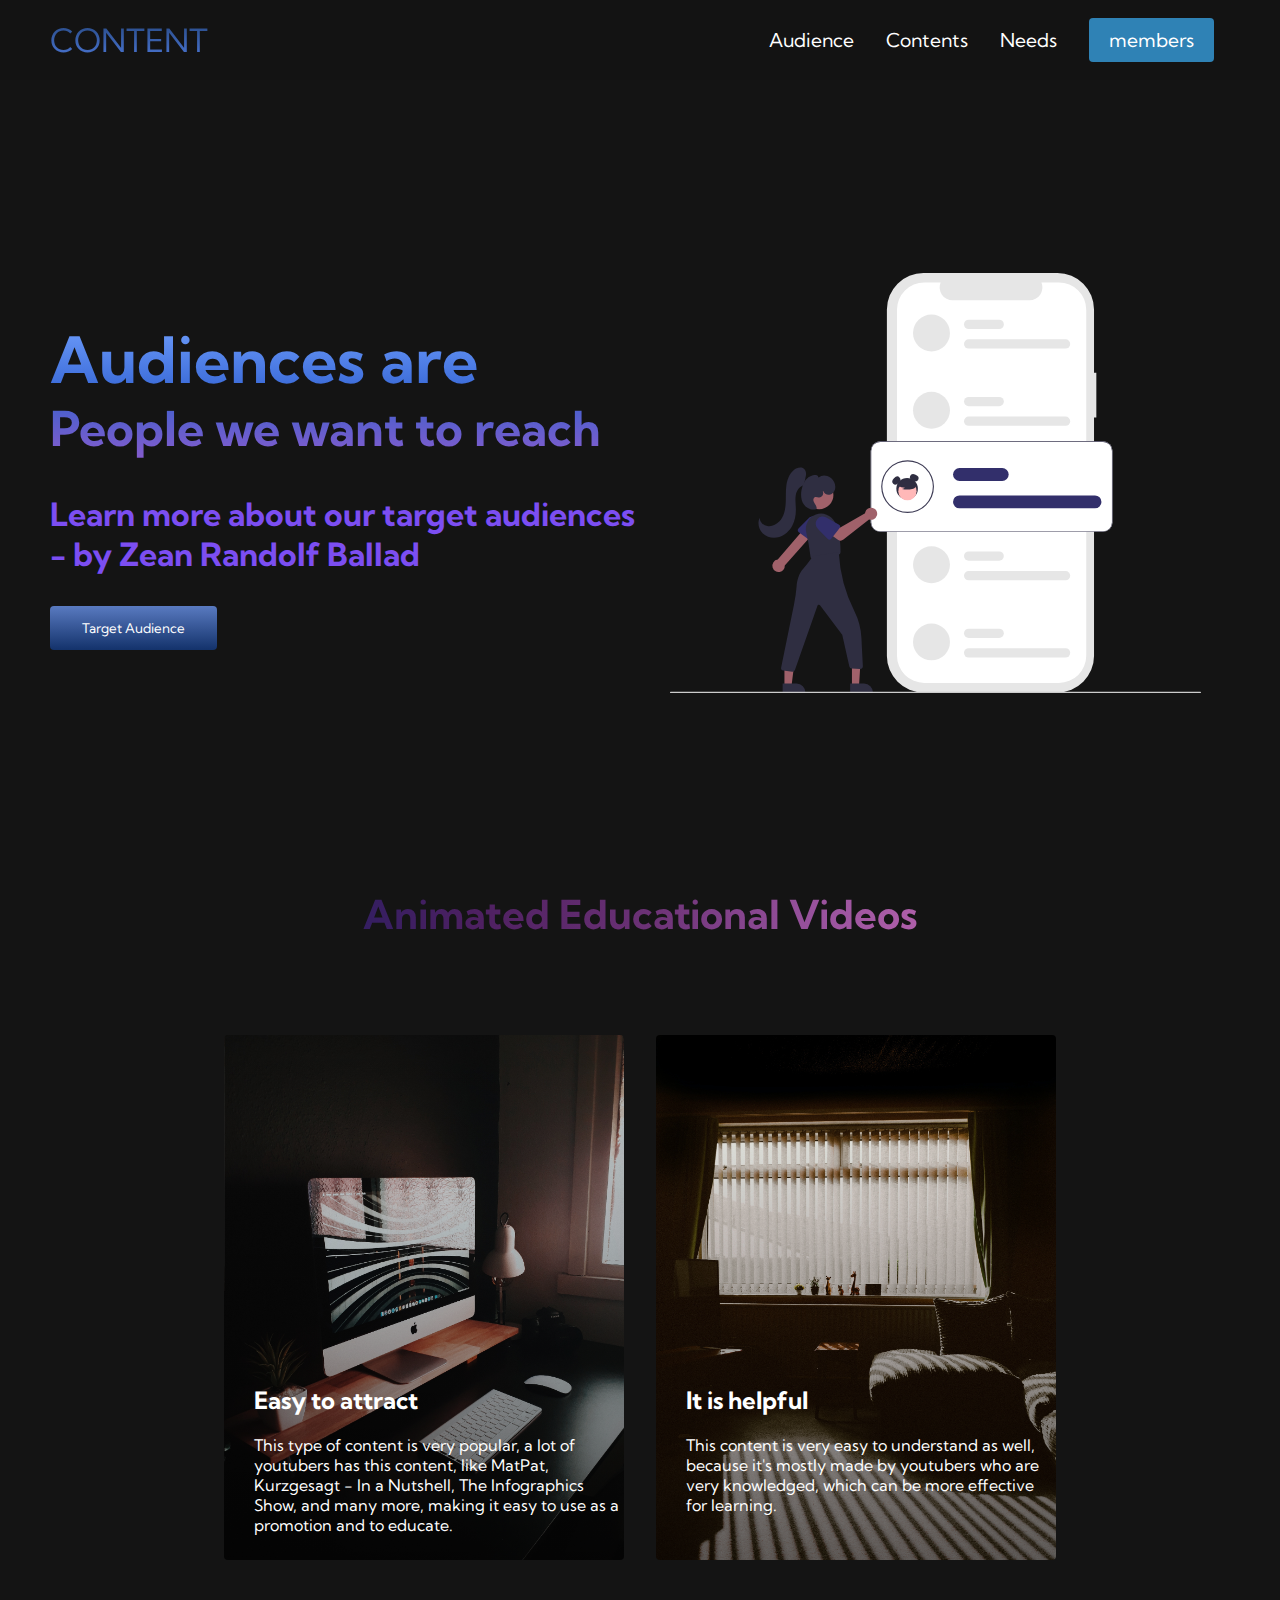
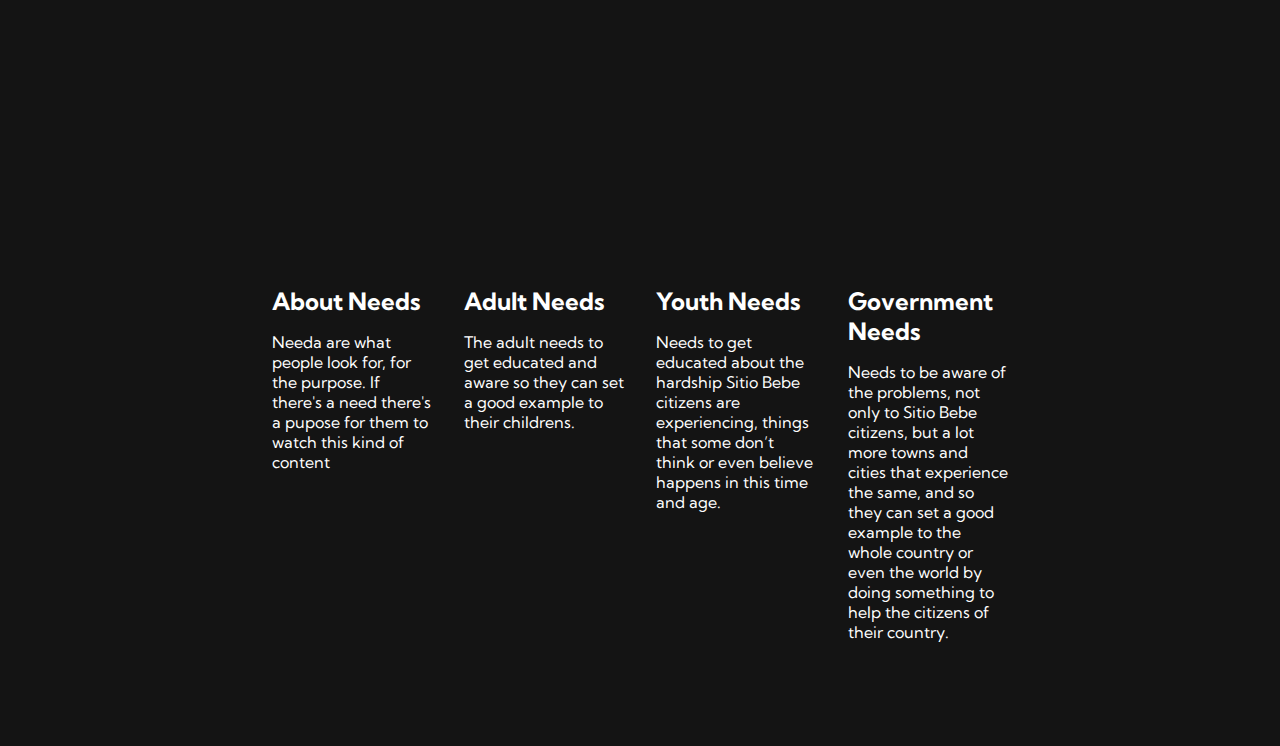
<file: index.html>
<!DOCTYPE html>
<html lang="en">
    <head>
        <meta charset="utf-8">
        <meta name="viewport" 
        content="width=device-width,
        initial-scale=1.0" />
        <title> Youtube Content </title>
        <link rel="stylesheet" href="styles.css" />
        <link rel="preconnect" href="https://fonts.googleapis.com"> 
<link rel="preconnect" href="https://fonts.gstatic.com" crossorigin> 
<link href="https://fonts.googleapis.com/css2?family=Kumbh+Sans:wght@600&display=swap" rel="stylesheet">
<link rel="preconnect" href="https://fonts.googleapis.com"> 

    </head>
    <body>
        <!--nav section-->
        <nav class="navbar">
            <div class="navbar__container">
                <a href="/" id="navbar__logo"></i></i> CONTENT </a>
                <div class="navbar__toggle" id="mobile-menu">
                    <span class="bar"></span>
                    <span class="bar"></span>
                    <span class="bar"></span>
                </div>
                <ul class="navbar__menu">
                    <li class="navbar__item">
                        <a href="/" class="navbar__links"> Audience </a>
                    </li>
                    <li class="navbar__item">
                        <a href="/tech.html" class="navbar__links"> Contents </a>
                    </li>
                    <li class="navbar__item">
                        <a href="/" class="navbar__links"> Needs </a>
                    </li>
                    <li class="navbar__btn">
                        <a href="/" class="button"> members </a>
                    </li>
                </ul>
            </div>
        </nav>

        <!-- Hero Section -->
        <div class="main">
            <div class="main__container">
                <div class="main__content">
                    <h1> Audiences are </h1>
                    <h2> People we want to reach </h2>
                    <br>
                    <p> Learn more about our target audiences - by Zean Randolf Ballad</p>
                    <button class="main__btn"><a href="/audience.html">Target Audience</a></button>
                </div>
                <div class="main__img--container">
                    <img src="images/Pic1.svg"
                    alt="pic" id="main__img">
                </div>
            </div>
        </div>
    <!-- Services Section -->
    <div class="services">
        <h1> Animated Educational Videos </h1>
        <div class="services__container">
            <div class="services__card">
                <h2>Easy to attract</h2>
                <p> This type of content is very popular, a lot of youtubers has this content, like MatPat, Kurzgesagt - In a Nutshell, The Infographics Show, and many more, making it easy to use as a promotion and to educate.</p>
            </div>
            <div class="services__card">
                <h2>It is helpful</h2>
                <p> This content is very easy to understand as well, because it's mostly made by youtubers who are very knowledged, which can be more effective for learning.</p>
            </div>
        </div>
    </div>

    <!-- Footer Section -->
    <div class="footer__container">
        <div class="footer__links">
            <div class="footer__link--wrapper">
                <div class="footer__link--items">
                    <h2> About Needs </h2>
                    <p> Needa are what people look for, for the purpose. If there's a need there's a pupose for them to watch this kind of content</p>
                </div>
                <div class="footer__link--items">
                    <h2> Adult Needs </h2>
                    <p> The adult needs to get educated and aware so they can set a good example to their childrens.</p>
                </div>
            </div>
            <div class="footer__link--wrapper">
                <div class="footer__link--items">
                    <h2> Youth Needs </h2>
                    <p>Needs to get educated about the hardship Sitio Bebe citizens are experiencing, things that some don’t think or even believe happens in this time and age.</p>
                </div>
                <div class="footer__link--items">
                    <h2> Government Needs </h2>
                    <p>Needs to be aware of the problems, not only to Sitio Bebe citizens, but a lot more towns and cities that experience the same, and so they can set a good example to the whole country or even the world by doing something to help the citizens of their country.
                    </p>
             </div>
        </div>
    </div>


        <script src="app.js"> </script>
    </body>
</html>
</file>
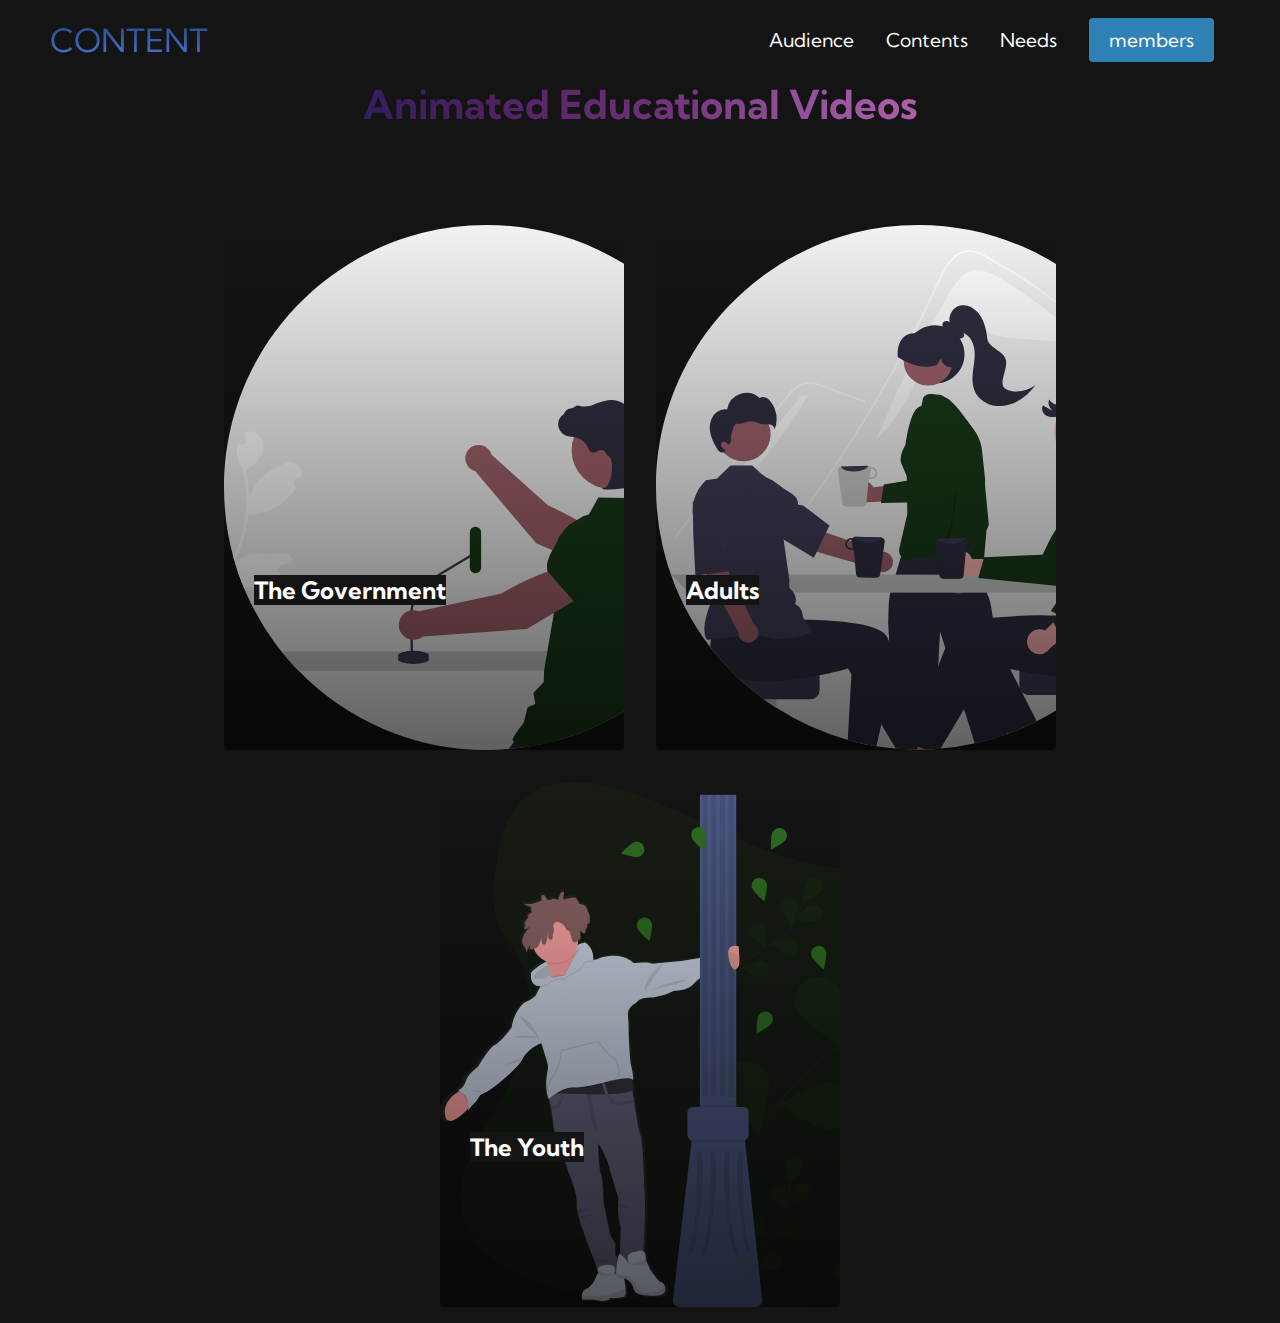
<file: audience.html>
<!DOCTYPE html>
<html lang="en">
    <head>
        <meta charset="utf-8">
        <meta name="viewport" 
        content="width=device-width,
        initial-scale=1.0" />
        <title> Youtube Content </title>
        <link rel="stylesheet" href="styles.css" />
        <link rel="preconnect" href="https://fonts.googleapis.com"> 
<link rel="preconnect" href="https://fonts.gstatic.com" crossorigin> 
<link href="https://fonts.googleapis.com/css2?family=Kumbh+Sans:wght@600&display=swap" rel="stylesheet">
<link rel="preconnect" href="https://fonts.googleapis.com"> 

    </head>
    <body>
        <!--nav section-->
        <nav class="navbar">
            <div class="navbar__container">
                <a href="/" id="navbar__logo"></i></i> CONTENT </a>
                <div class="navbar__toggle" id="mobile-menu">
                    <span class="bar"></span>
                    <span class="bar"></span>
                    <span class="bar"></span>
                </div>
                <ul class="navbar__menu">
                    <li class="navbar__item">
                        <a href="/" class="navbar__links"> Audience </a>
                    </li>
                    <li class="navbar__item">
                        <a href="/tech.html" class="navbar__links"> Contents </a>
                    </li>
                    <li class="navbar__item">
                        <a href="/" class="navbar__links"> Needs </a>
                    </li>
                    <li class="navbar__btn">
                        <a href="/" class="button"> members </a>
                    </li>
                </ul>
            </div>
        </nav>

        <div class="services">
            <h1> Animated Educational Videos </h1>
            <div class="services__container">
                <div class="services__card">
                    <h2> The Government </h2>
                </div>
                <div class="services__card">
                    <h2>Adults</h2>
                </div>
                <div class="services__card">
                    <h2>The Youth</h2>
                </div>
            </div>
        </div>



    <link rel="stylesheet" href="audience.css"/>
    <script src="app.js"></script>
    </body>
</html>
</file>
<file: styles.css>
*{
    box-sizing: border-box;
    margin: 0;
    padding: 0;
    font-family: 'Kumbh Sans', sans-serif; 
}

.navbar {
    background: #131313;
    height: 80px;
    display: flex;
    justify-content: center;
    align-items: center;
    font-size: 1.2rem;
    position: sticky;
    top: 0;
    z-index: 999;
}

.navbar__container {
    display: flex;
    justify-content: space-between;
    height: 80px;
    z-index: 1;
    width: 100%;
    max-width: 1300px;
    margin: 0;
    padding: 0 50px;
}

#navbar__logo {
    background-color: #315790;
    background-image: linear-gradient(to top, #5c8cfd 0%, #153259
    100%);
    background-size: 100%;
    -webkit-background-clip: text;
    -moz-background-clip: text;
    -webkit-text-fill-color: transparent;
    -moz-text-fill-color: transparent;
    display: flex;
    align-items: center;
    cursor: pointer;
    text-decoration: none;
    font-size: 2rem;
}

.fa-cam {
    margin-right: 0.5rem;
}

.navbar__menu {
    display: flex;
    align-items: center;
    list-style: none;
    text-align: center;
}

.navbar__item {
    height: 80px;
}

.navbar__links {
    color: #fff;
    display: flex;
    align-items: center;
    justify-content: center;
    text-decoration: none;
    padding: 0 1rem;
    height: 100%;
}

.navbar__btn {
    display: flex;
    justify-content: center;
    align-items: center;
    padding: 0 1rem;
    width: 100%;
}

.button {
    display: flex;
    justify-content: center;
    align-items: center;
    text-decoration: none;
    padding: 10px 20px;
    height: 100%;
    width: 100%;
    border: none;
    outline: none;
    border-radius: 4px;
    background: #2f82b5;
    color: #fff;
}

.button:hover {
    background: #17365a;
    transition: all 0.3s ease;
}

.navbar__links:hover {
    color: #163852;
    transition: all 0.3s ease;
}

@media screen and (max-width: 960px) {
    .navbar__container {
        display: flex;
        justify-content: space between;
        height: 80px;
        z-index: 1;
        width: 100%;
        max-width: 1300px;
        padding: 0;
    }

    .navbar__menu {
        display: grid;
        grid-template-columns: auto;
        margin: 0;
        width: 100%;
        position: absolute;
        top: -1000px;
        opacity:0;
        transition: all 0.5 ease;
        height: 50vh;
        z-index: -1;
        background: #131313;
    }

    .navbar__menu.active {
        background: #131313;
        top: 100%;
        opacity: 1;
        transition: all 0.5s ease;
        z-index: 99;
        height: 50vh;
        font-size: 1.6rem;
    }

    #navbar__logo {
        padding-left: 25px;
    }

    .navbar__toggle .bar {
        width: 25px;
        height: 3px;
        margin: 5px auto;
        transition: all 0.3s ease-in-out;
        background: #fff;
    }

    .navbar__item {
        text-align: center;
        padding: 2rem;
        width: 100%;
        display: table;
    }

    #mobile-menu {
        position: absolute;
        top: 20%;
        right: 5%;
        transform: translated(5%, 20%);
    }

    .navbar__btn {
        padding-bottom: 2rem;
    }

    .button {
        display: flex;
        justify-content: center;
        width: 80%;
        height: 80px;
        margin: 0;
    }

    .navbar__toggle .bar {
        display: block;
        cursor: pointer;
    }

    #mobile-menu.is-active .bar:nth-child(2) {
        opacity: 0;
    }
    #mobile-menu.is-active .bar:nth-child(2) {
        transform: translateY(8px) rotate(45deg);
    }
    #mobile-menu.is-active .bar:nth-child(2) {
        transform: trabslateY(-8px) rotate(-45deg);
    }
}


/* Hero Section CSS */

.main {
    background-color: #141414;
}

.main__container {
    display: grid;
    grid-template-columns: 1fr 1fr;
    align-items: center;
    justify-self: center;
    margin: 0 auto;
    height: 90vh;
    background-color: #141414;
    z-index: 1;
    width: 100%;
    max-width: 1300px;
    padding: 0 50px;
}

.main__content h1 {
    font-size: 4rem;
    background-image: linear-gradient(to top, #3363d3 0%, #709ffd 100%);
    background-size: 100%;
    -webkit-background-clip: text;
    -moz-background-clip: text;
    -webkit-text-fill-color: transparent;
    -moz-text-fill-color: transparent;
}

.main__content h2 {
    font-size: 3rem;
    background-color: #77b9ff;
    background-image: linear-gradient(to top, #835ccd 0%, #4260cd 100%);
    background-size: 100%;
    -webkit-background-clip: text;
    -moz-background-clip: text;
    -webkit-text-fill-color: transparent;
    -moz-text-fill-color: transparent;
}

.main__content p {
    margin-top: 1rem;
    font-size: 2rem;
    font-weight: 700;
    color: #7c4ef2;
}

.main__btn {
    font-size: 1 rem;
    background-image: linear-gradient(to top, #13326b 0%, #597ac0 100%);
    padding: 14px 32px;
    border: none;
    border-radius: 4px;
    color: #fff;
    margin-top: 2rem;
    cursor: pointer;
    position: relative;
    transition: all 0.3s;
    outline: none;
}

.main__btn a {
    position: relative;
    z-index: 2;
    color: #fff;
    text-decoration: none;
}

.main__btn:after {
    position: absolute;
    content: '';
    top: 0;
    left: 0;
    width: 0;
    height: 100%;
    background: #17365a;
    transition: all 0.35s;
    border-radius: 4px;
}

.main__btn:hover {
    color: #fff;
}

.main__btn:hover:after {
    width: 100%;
}

.main__img--container {
    text-align: center;
}

#main__img {
    height: 90%;
    width: 90%;
}

/* Mobile Responsive */
@media screen and (max-width: 768px) {
    .main__container {
        display: grid;
        grid-template-columns: auto;
        align-items: center;
        justify-self: center;
        width: 100%;
        margin: 0 auto;
        height: 90vh;
    }

    .main__content {
        text-align: center;
        margin-bottom: 4rem;
    }

    .main__content h1 {
        font-size: 2.5rem;
        margin-top: 2rem;
    }

    .main__content h2 {
        font-size: 3rem;
    }

    .main__content p {
        margin-top: 1rem;
        font-size: 1.5rem;
    }
}

@media screen and (max-width: 480px) {
    .main__content h1 {
        font-size: 2rem;
        margin-top: 3rem;
    }

    .main__content h2 {
        font-size: 2rem;
    }

    .main__content p {
        margin-top: 2rem;
        font-size: 1.5rem;
    }

    .main__btn {
        padding: 12px 36px;
        margin: 2.5rem 0;
    }
}

/* Services Section CSS */

.services {
    background: #141414;
    display: flex;
    flex-direction: column;
    align-items: center;
    height: 100vh;
}

.services h1 {
    background-color: #3a1e6d;
    background-image: linear-gradient(to right,
    #3a1e6d 0%,
    #341e61 0%,
    #4e2061 21%,
    #6c3276 52%,
    #944f9a 78%,
    #ae5fa9 100%);
    background-size: 100%;
    margin-bottom: 5rem;
    font-size: 2.5rem;
    -webkit-background-clip: text;
    -moz-background-clip: text;
    -webkit-text-fill-color: transparent;
    -moz-text-fill-color: transparent;
}

.services__container {
    display: flex;
    justify-content: center;
    flex-wrap: wrap;
}

.services__card {
    margin: 1rem;
    height: 525px;
    width: 400px;
    border-radius: 4px;
    background-image: linear-gradient( to bottom, rgba(0, 0, 0, 0) 0%,
     rgba(0, 0, 0, 0.6) 100%), url('/images/Pic.jpg');
     background-size: cover;
     position: relative;
     color: #fff;
} 

.services__card:nth-child(2) {
    background-image: linear-gradient( to bottom, rgba(0, 0, 0, 0) 0%,
     rgba(0, 0, 0, 0.6) 100%), url('/images/Cip.jpg');
}

.services h2 {
    position: absolute;
    top: 350px;
    left: 30px;
}

.services__card p {
    position: absolute;
    top: 400px;
    left: 30px;
}

.services__card:hover {
    transform: scale(1.075);
    transition: 0.2s ease-in;
    cursor: pointer;
}

@media screen and (max-width: 960px) {
    .services {
        height: 1600px;
    }

    .services h1 {
        font-size: 2rem;
        margin-top: 12rem;

    }
}

@media screen and (max-width: 480px) {
    .services {
        height: 1400px;
    }
    
    .services h1 {
        font-size: 1.2 rem;
    }

    .services__card {
        width: 300px;
    }
}

/* Footer CSS */
.footer__container {
    background-color: #141414;
    padding: 5rem 0;
    display: flex;
    flex-direction: column;
    justify-content: center;
    align-items: center;
}

.footer__links {
    width: 100%;
    max-width: 1000px;
    display: flex;
    justify-content: center;
}

.footer__link--wrapper {
    display: flex;
}

.footer__link--items {
    display: flex;
    flex-direction: column;
    align-items: flex-start;
    margin: 16px;
    text-align: left;
    width: 160px;
    box-sizing: border-box;
}

.footer__link--items h2 {
    margin-bottom: 16px;
    color: #fff;
}

.footer__link--items p {
    color: #ffff;
    text-decoration: none;
    margin-bottom: 0.5rem;
}

.footer__link--items p:hover {
    color: #fff;
    transition: 0.3s ease-out;
}


@media screen and (max-width: 820px) {
    .footer__links {
        padding-top: 2rem;
    }

    .footer__link--wrapper {
        flex-direction: column;
    }
}


@media screen and (max-width 480px) {
    .footer__link--items {
        margin: 0;
        padding: 10px;
        width: 100%;
    }
}
</file>
<file: audience.css>
*{
    background: #141414;
    box-sizing: border-box;
    margin: 0;
    padding: 0;
    font-family: 'Kumbh Sans', sans-serif; 
}

.navbar {
    background: #131313;
    height: 80px;
    display: flex;
    justify-content: center;
    align-items: center;
    font-size: 1.2rem;
    position: sticky;
    top: 0;
    z-index: 999;
}

.navbar__container {
    display: flex;
    justify-content: space-between;
    height: 80px;
    z-index: 1;
    width: 100%;
    max-width: 1300px;
    margin: 0;
    padding: 0 50px;
}

#navbar__logo {
    background-color: #315790;
    background-image: linear-gradient(to top, #5c8cfd 0%, #153259
    100%);
    background-size: 100%;
    -webkit-background-clip: text;
    -moz-background-clip: text;
    -webkit-text-fill-color: transparent;
    -moz-text-fill-color: transparent;
    display: flex;
    align-items: center;
    cursor: pointer;
    text-decoration: none;
    font-size: 2rem;
}

.fa-cam {
    margin-right: 0.5rem;
}

.navbar__menu {
    display: flex;
    align-items: center;
    list-style: none;
    text-align: center;
}

.navbar__item {
    height: 80px;
}

.navbar__links {
    color: #fff;
    display: flex;
    align-items: center;
    justify-content: center;
    text-decoration: none;
    padding: 0 1rem;
    height: 100%;
}

.navbar__btn {
    display: flex;
    justify-content: center;
    align-items: center;
    padding: 0 1rem;
    width: 100%;
}

.button {
    display: flex;
    justify-content: center;
    align-items: center;
    text-decoration: none;
    padding: 10px 20px;
    height: 100%;
    width: 100%;
    border: none;
    outline: none;
    border-radius: 4px;
    background: #2f82b5;
    color: #fff;
}

.button:hover {
    background: #17365a;
    transition: all 0.3s ease;
}

.navbar__links:hover {
    color: #163852;
    transition: all 0.3s ease;
}

@media screen and (max-width: 960px) {
    .navbar__container {
        display: flex;
        justify-content: space between;
        height: 80px;
        z-index: 1;
        width: 100%;
        max-width: 1300px;
        padding: 0;
    }

    .navbar__menu {
        display: grid;
        grid-template-columns: auto;
        margin: 0;
        width: 100%;
        position: absolute;
        top: -1000px;
        opacity:0;
        transition: all 0.5 ease;
        height: 50vh;
        z-index: -1;
        background: #131313;
    }

    .navbar__menu.active {
        background: #131313;
        top: 100%;
        opacity: 1;
        transition: all 0.5s ease;
        z-index: 99;
        height: 50vh;
        font-size: 1.6rem;
    }

    #navbar__logo {
        padding-left: 25px;
    }

    .navbar__toggle .bar {
        width: 25px;
        height: 3px;
        margin: 5px auto;
        transition: all 0.3s ease-in-out;
        background: #fff;
    }

    .navbar__item {
        text-align: center;
        padding: 2rem;
        width: 100%;
        display: table;
    }

    #mobile-menu {
        position: absolute;
        top: 20%;
        right: 5%;
        transform: translated(5%, 20%);
    }

    .navbar__btn {
        padding-bottom: 2rem;
    }

    .button {
        display: flex;
        justify-content: center;
        width: 80%;
        height: 80px;
        margin: 0;
    }

    .navbar__toggle .bar {
        display: block;
        cursor: pointer;
    }

    #mobile-menu.is-active .bar:nth-child(2) {
        opacity: 0;
    }
    #mobile-menu.is-active .bar:nth-child(2) {
        transform: translateY(8px) rotate(45deg);
    }
    #mobile-menu.is-active .bar:nth-child(2) {
        transform: trabslateY(-8px) rotate(-45deg);
    }
}



.services {
    background: #141414;
    display: flex;
    flex-direction: column;
    align-items: center;
    height: 100vh;
}

.services h1 {
    background-color: #3a1e6d;
    background-image: linear-gradient(to right,
    #3a1e6d 0%,
    #341e61 0%,
    #4e2061 21%,
    #6c3276 52%,
    #944f9a 78%,
    #ae5fa9 100%);
    background-size: 100%;
    margin-bottom: 5rem;
    font-size: 2.5rem;
    -webkit-background-clip: text;
    -moz-background-clip: text;
    -webkit-text-fill-color: transparent;
    -moz-text-fill-color: transparent;
}

.services__container {
    display: flex;
    justify-content: center;
    flex-wrap: wrap;
}

.services__card {
    margin: 1rem;
    height: 525px;
    width: 400px;
    border-radius: 4px;
    background-image: linear-gradient( to bottom, rgba(0, 0, 0, 0) 0%,
     rgba(0, 0, 0, 0.6) 100%), url('/images/Pic2.svg');
     background-size: cover;
     position: relative;
     color: #fff;
} 

.services__card:nth-child(2) {
    background-image: linear-gradient( to bottom, rgba(0, 0, 0, 0) 0%,
     rgba(0, 0, 0, 0.6) 100%), url('/images/Pic3.svg');
}
.services__card:nth-child(3) {
    background-image: linear-gradient( to bottom, rgba(0, 0, 0, 0) 0%,
     rgba(0, 0, 0, 0.6) 100%), url('/images/Pic4.svg');
}

.services h2 {
    position: absolute;
    top: 350px;
    left: 30px;
}

.services__card p {
    position: absolute;
    top: 400px;
    left: 30px;
}

.services__card:hover {
    transform: scale(1.075);
    transition: 0.2s ease-in;
    cursor: pointer;
}

@media screen and (max-width: 960px) {
    .services {
        height: 1600px;
    }

    .services h1 {
        font-size: 2rem;
        margin-top: 12rem;

    }
}

@media screen and (max-width: 480px) {
    .services {
        height: 1400px;
    }
    
    .services h1 {
        font-size: 1.2 rem;
    }

    .services__card {
        width: 300px;
    }
}
</file>
